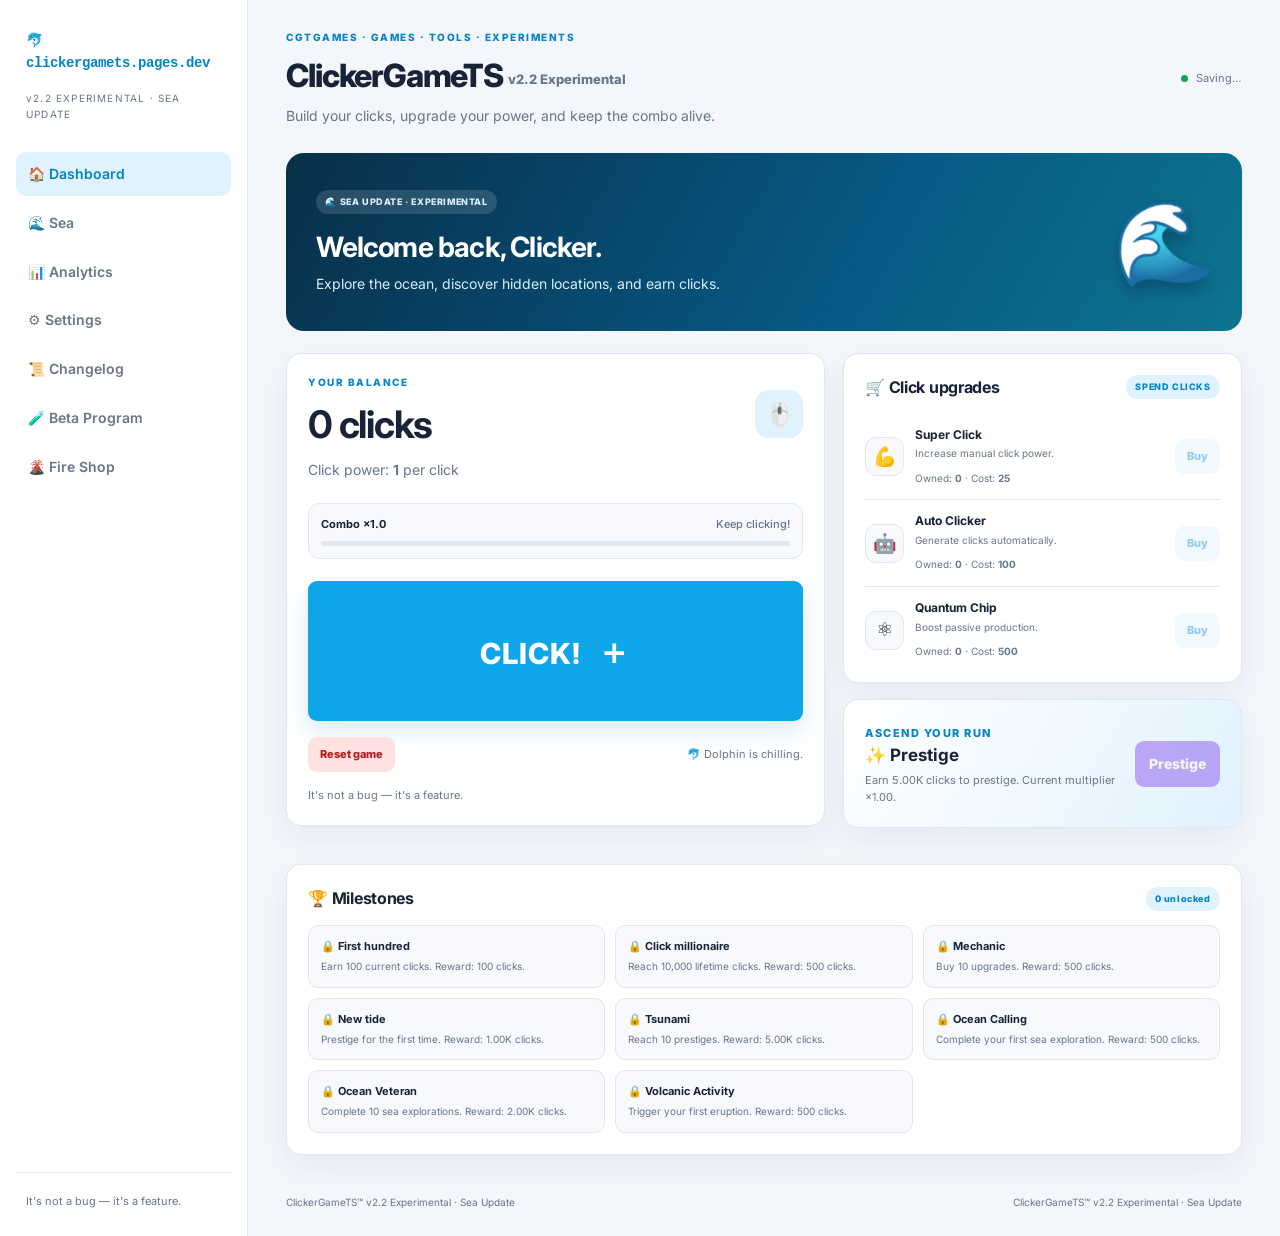
<file: index.html>
<!doctype html>
<html lang="en">
<head>
  <meta charset="utf-8">
  <meta name="viewport" content="width=device-width, initial-scale=1">
  <meta name="theme-color" content="#080d19">
  <meta name="description" content="ClickerGameTS v2.2 Experimental — Sea Update">
  <title>ClickerGameTS v2.2 Experimental — Sea Update</title>
  <link rel="stylesheet" href="style.css">
  <script src="script.js" defer></script>
    
    <link rel="stylesheet" href="./changelog.css?v=2.0.1">
</head>
<body>
<div class="app-container">
  <aside class="sidebar-menu">
    <div class="menu-logo">🐬 clickergamets.pages.dev</div>
    <div class="sidebar-version">v2.2 EXPERIMENTAL · SEA UPDATE</div>
    <nav aria-label="Main navigation">
      <ul class="menu-links">
        <li><a class="nav-link active-link" href="#dashboard" data-page="dashboard">🏠 Dashboard</a></li>
        <li><a class="nav-link" href="#sea" data-page="sea">🌊 Sea</a></li>
        <li><a class="nav-link" href="#analytics" data-page="analytics">📊 Analytics</a></li>
        <li><a class="nav-link" href="#settings" data-page="settings">⚙️ Settings</a></li>
        <li><a class="nav-link" href="#changelog" data-page="changelog">📜 Changelog</a></li>
        <li>
          <a class="nav-link" href="beta.html">
            🧪 Beta Program
          </a>
        </li>
      </ul>
    </nav>
    <div class="sidebar-footer">It's not a bug — it's a feature.</div>
  </aside>

  <main class="main-content">
    <header class="topbar">
      <div>
        <p class="eyebrow">CGTGAMES · GAMES · TOOLS · EXPERIMENTS</p>
        <h1 id="page-title">ClickerGameTS <span>v2.2 Experimental</span></h1>
        <p class="subtitle" id="page-subtitle">The Sea Update — click, explore, and discover.</p>
      </div>
      <div class="topbar-status"><span class="status-dot"></span><span id="save-status" role="status">All progress saved</span></div>
    </header>

    <section class="page active-page" id="page-dashboard" data-title="Dashboard" data-subtitle="Build your clicks, upgrade your power, and keep the combo alive.">
      <div class="hero-banner">
        <div><span class="pill">🌊 SEA UPDATE · EXPERIMENTAL</span><h2 id="welcome-banner">Welcome back, clicker.</h2><p>Your clicks fuel a new adventure. Explore the Sea Update!</p></div>
        <div class="hero-emoji" aria-hidden="true">🌊</div>
      </div>
      <div class="game-grid">
        <section class="dashboard-card clicker-card">
          <div class="card-heading"><div><p class="eyebrow">YOUR BALANCE</p><h2><span id="counter-display">0</span> clicks</h2></div><span class="balance-icon">🖱️</span></div>
          <p class="muted">Click power: <strong id="power-display">1</strong> per click</p>
          <div class="combo-panel"><div class="combo-line"><span id="combo-display">Combo ×1.0</span><span id="combo-bonus-text">Keep clicking!</span></div><div class="progress-track"><div id="combo-progress" class="progress-fill"></div></div></div>
          <button id="my-btn" class="primary-button click-button">CLICK! <span>＋</span></button>
          <div class="button-row"><button id="reset-btn" class="danger-button">Reset game</button><span id="dolphin-status" class="muted">🐬 Dolphin is chilling.</span></div>
          <p id="dolphin-message" class="dolphin-message">It's not a bug — it's a feature.</p>
        </section>
        <div class="shop-column">
          <section class="dashboard-card"><div class="section-title"><h2>🛒 Click upgrades</h2><span class="pill">SPEND CLICKS</span></div>
            <article class="upgrade-card"><div class="upgrade-icon">💪</div><div class="upgrade-copy"><h3>Super Click</h3><p>Increase manual click power.</p><small>Owned: <b id="super-owned">0</b> · Cost: <b id="super-cost-text">25</b></small></div><button id="buy-super-click" class="buy-button">Buy</button></article>
            <article class="upgrade-card"><div class="upgrade-icon">🤖</div><div class="upgrade-copy"><h3>Auto Clicker</h3><p>Generate clicks automatically.</p><small>Owned: <b id="auto-owned">0</b> · Cost: <b id="auto-cost-text">100</b></small></div><button id="buy-auto-click" class="buy-button">Buy</button></article>
            <article class="upgrade-card"><div class="upgrade-icon">⚛️</div><div class="upgrade-copy"><h3>Quantum Chip</h3><p>Boost passive production.</p><small>Owned: <b id="chip-owned">0</b> · Cost: <b id="chip-cost-text">500</b></small></div><button id="buy-quantum-chip" class="buy-button">Buy</button></article>
          </section>
          <section class="dashboard-card prestige-card"><div><p class="eyebrow">ASCEND YOUR RUN</p><h2>✨ Prestige</h2><p id="prestige-info" class="muted">Earn a permanent multiplier at 5,000 clicks.</p></div><button id="prestige-btn" class="prestige-button">Prestige</button></section>
        </div>
      </div>
      <section class="dashboard-card"><div class="section-title"><h2>🏆 Milestones</h2><span id="achievement-badge" class="pill">0 unlocked</span></div><div id="milestone-list" class="milestone-grid"></div><div id="achievement-list" class="sr-only"></div></section>
    </section>

    <section class="page" id="page-farm" data-title="Farm" data-subtitle="Buy seeds with clicks, plant open plots, then harvest crops for more clicks.">
      <div class="farm-summary">
        <div class="summary-card"><span>🌱</span><div><small>Available plots</small><strong id="plots-available">4</strong></div></div>
        <div class="summary-card"><span>🌾</span><div><small>Total harvested</small><strong id="crops-harvested">0</strong></div></div>
        <div class="summary-card"><span>💰</span><div><small>Farm earnings</small><strong id="farm-earned">0</strong></div></div>
      </div>
      <div class="farm-layout">
        <section class="dashboard-card"><div class="section-title"><h2>🧺 Seed shop</h2><span class="pill">COSTS CLICKS</span></div><p class="muted">Your regular click balance is the farm currency too.</p><div id="seed-shop" class="seed-shop"></div></section>
        <section class="dashboard-card"><div class="section-title"><h2>🌿 Your fields</h2><span id="farm-level" class="pill">Farm level 1</span></div><p class="muted">Plant a seed in an empty plot. Growth only advances while the game is open.</p><div id="farm-plots" class="farm-plots"></div><div class="farm-upgrades"><h3>Farm improvements</h3><div class="farm-upgrade-row"><div><b>🪴 Extra plot</b><p class="muted">Unlock one more field slot.</p><small>Cost: <span id="plot-cost">2,000</span> clicks</small></div><button id="buy-plot" class="buy-button">Unlock</button></div><div class="farm-upgrade-row"><div><b>💧 Better watering</b><p class="muted">Crops grow 20% faster per upgrade.</p><small>Owned: <span id="water-level">0</span> · Cost: <span id="water-cost">1,500</span></small></div><button id="buy-water" class="buy-button">Upgrade</button></div></div></section>
      </div>
    </section>

    <section class="page" id="page-analytics" data-title="Analytics" data-subtitle="A quick look at your clicker and farming career.">
      <div class="stats-grid">
        <div class="stat-card"><span>🖱️</span><small>Lifetime clicks</small><strong id="total-clicks-stat">0</strong></div>
        <div class="stat-card"><span>🔥</span><small>Best combo</small><strong id="best-combo-stat">0</strong></div>
        <div class="stat-card"><span>🎯</span><small>Critical hits</small><strong id="crit-stat">0</strong></div>
        <div class="stat-card"><span>✨</span><small>Click multiplier</small><strong id="multiplier-stat">×1</strong></div>
        <div class="stat-card"><span>🌾</span><small>Crops harvested</small><strong id="analytics-harvested">0</strong></div>
        <div class="stat-card"><span>🚜</span><small>Total farm earnings</small><strong id="analytics-farm-earned">0</strong></div>
      </div>
      <section class="dashboard-card"><h2>📈 Production overview</h2><p class="muted" id="production-overview">You are just getting started.</p><p class="muted">Passive production: <strong id="passive-rate">0</strong> clicks/sec (approximate).</p></section>
    </section>

    <section class="page" id="page-settings" data-title="Settings" data-subtitle="Personalize the game and manage your local save.">
      <section class="dashboard-card settings-card"><h2>⚙️ Game settings</h2><label class="setting-row"><span><b>Username</b><small>Shown in your welcome message.</small></span><input id="username-input" type="text" maxlength="24" placeholder="Clicker"></label><label class="setting-row"><span><b>Theme</b><small>Switch between light and dark mode.</small></span><button id="theme-toggle-btn" class="buy-button">Toggle theme</button></label><div class="setting-row"><span><b>Save status</b><small>Progress is saved locally in this browser.</small></span><span id="settings-save-status" class="pill">Local save</span></div><div class="setting-row"><span><b>Export save</b><small>Download a backup of your game.</small></span><button id="export-save" class="buy-button">Export JSON</button></div><div class="setting-row"><span><b>Import save</b><small>Restore a previously exported JSON save.</small></span><input id="import-save-file" type="file" accept="application/json,.json"></div><p class="muted">Import replaces this browser's current game progress. Export first if you want a backup.</p></section>
    </section>

    <section class="page" id="page-changelog" data-title="Changelog" data-subtitle="Explore the Sea Update.">
  <div id="changelog-content">
    <p class="muted">Loading version history...</p>
  </div>
</section>

    <footer class="app-footer">ClickerGameTS™ v2.2 Experimental · Sea Update <span>⚠️ This CGT may contain nonsense. Use at your own risk.</span></footer>
  </main>
</div>
<div id="toast-region" class="toast-region" aria-live="polite"></div>
</body>
</html>
</file>
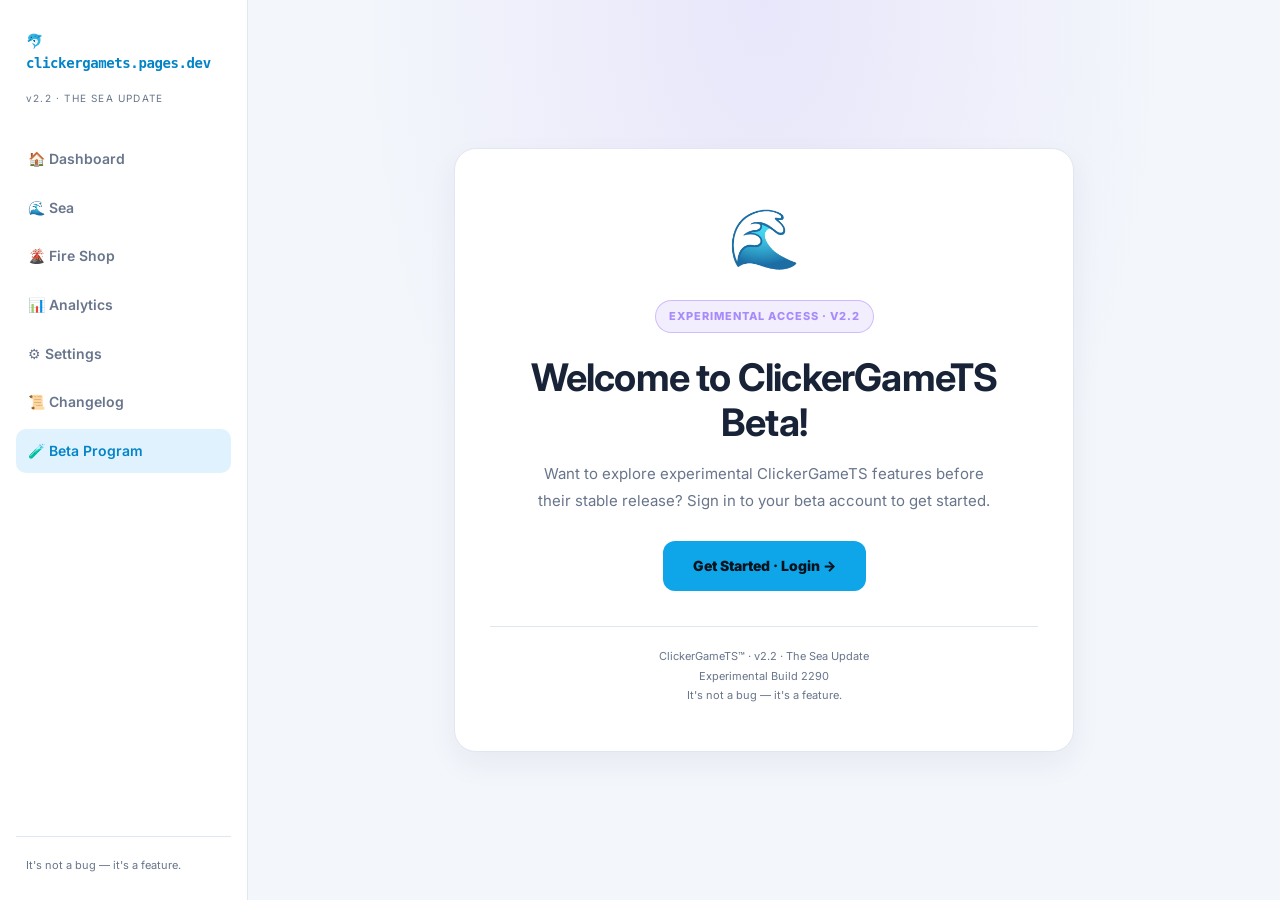
<file: beta.html>
<!doctype html>
<html lang="en">
<head>
    <meta charset="utf-8">
    <meta name="viewport" content="width=device-width, initial-scale=1">
    <meta name="theme-color" content="#080d19">

    <title>ClickerGameTS v2.2 — Beta Program</title>

    <link rel="stylesheet" href="style.css">
    <link rel="stylesheet" href="beta.css">

    <script>
    (() => {
        function applyTheme(theme) {
            document.documentElement.dataset.theme =
                theme === "dark" ? "dark" : "light";
        }

        try {
            applyTheme(localStorage.getItem("app_theme"));
        } catch {
            applyTheme("light");
        }

        window.addEventListener("storage", event => {
            if (event.key === "app_theme") {
                applyTheme(event.newValue);
            }
        });
    })();
    </script>
</head>

<body>
<div class="app-container">

    <aside class="sidebar-menu">

        <div class="menu-logo">
            🐬 clickergamets.pages.dev
        </div>

        <div class="sidebar-version">
            v2.2 · THE SEA UPDATE
        </div>

        <nav aria-label="Main navigation">
            <ul class="menu-links">

                <li>
                    <a class="nav-link" href="index.html#dashboard">
                        🏠 Dashboard
                    </a>
                </li>

                <li>
                    <a class="nav-link" href="index.html#sea">
                        🌊 Sea
                    </a>
                </li>

                <li>
                    <a class="nav-link" href="index.html#fire">
                        🌋 Fire Shop
                    </a>
                </li>

                <li>
                    <a class="nav-link" href="index.html#analytics">
                        📊 Analytics
                    </a>
                </li>

                <li>
                    <a class="nav-link" href="index.html#settings">
                        ⚙️ Settings
                    </a>
                </li>

                <li>
                    <a class="nav-link" href="index.html#changelog">
                        📜 Changelog
                    </a>
                </li>

                <li>
                    <a class="nav-link active-link"
                       href="beta.html"
                       aria-current="page">
                        🧪 Beta Program
                    </a>
                </li>

            </ul>
        </nav>

        <div class="sidebar-footer">
            It's not a bug — it's a feature.
        </div>

    </aside>

    <main class="main-content beta-main">

        <section class="beta-card" aria-labelledby="beta-title">

            <div class="beta-logo" aria-hidden="true">🌊</div>

            <span class="beta-badge">
                EXPERIMENTAL ACCESS · V2.2
            </span>

            <h1 id="beta-title">
                Welcome to ClickerGameTS Beta!
            </h1>

            <p>
                Want to explore experimental ClickerGameTS features
                before their stable release?
                Sign in to your beta account to get started.
            </p>

            <a
                class="beta-login-button"
                href="https://aleemisme.pythonanywhere.com/"
            >
                Get Started · Login →
            </a>

            <footer class="beta-footer">
                ClickerGameTS™ · v2.2 · The Sea Update
                <br>
                Experimental Build 2290
                <br>
                It's not a bug — it's a feature.
            </footer>

        </section>

    </main>

</div>
</body>
</html>
</file>
<file: style.css>
@import url('https://fonts.googleapis.com/css2?family=Inter:wght@400;500;600;700;800&display=swap');
:root{color-scheme:light;--bg:#f3f6fb;--surface:#fff;--surface-alt:#f7f9fc;--text:#182338;--muted:#68758b;--border:#e1e7f0;--accent:#0ea5e9;--accent-strong:#0284c7;--accent-soft:#e0f2fe;--green:#16a34a;--red:#dc2626;--shadow:0 12px 30px rgba(30,48,80,.06)}
[data-theme="dark"]{color-scheme:dark;--bg:#080d19;--surface:#111a2b;--surface-alt:#162238;--text:#e7eefb;--muted:#9aaac3;--border:#26354c;--accent:#38bdf8;--accent-strong:#0ea5e9;--accent-soft:#12334a;--green:#4ade80;--red:#fb7185;--shadow:0 12px 30px rgba(0,0,0,.16)}
*{box-sizing:border-box}html{scroll-behavior:smooth}body{margin:0;background:var(--bg);color:var(--text);font-family:Inter,system-ui,-apple-system,"Segoe UI",sans-serif;font-size:14px;line-height:1.55}button,input{font:inherit}button{cursor:pointer;transition:transform .15s,opacity .15s,background .15s}button:hover:not(:disabled){transform:translateY(-1px)}button:disabled{cursor:not-allowed;opacity:.42}.app-container{min-height:100vh;display:flex}.sidebar-menu{width:248px;flex:0 0 248px;background:var(--surface);border-right:1px solid var(--border);padding:26px 16px;display:flex;flex-direction:column;gap:12px}.menu-logo{font-family:ui-monospace,SFMono-Regular,Consolas,monospace;font-size:14px;font-weight:800;letter-spacing:-.4px;color:var(--accent-strong);padding:5px 10px}.sidebar-version{font-size:10px;letter-spacing:1.2px;color:var(--muted);padding:0 10px 18px}.menu-links{list-style:none;margin:0;padding:0;display:grid;gap:5px}.nav-link{display:block;text-decoration:none;color:var(--muted);font-weight:600;padding:11px 12px;border-radius:10px}.nav-link:hover,.nav-link.active-link{background:var(--accent-soft);color:var(--accent-strong)}.sidebar-footer{margin-top:auto;border-top:1px solid var(--border);padding:20px 10px 0;color:var(--muted);font-size:11px}.main-content{width:calc(100% - 248px);max-width:1500px;margin:0 auto;padding:30px clamp(18px,3vw,44px) 20px}.topbar{display:flex;align-items:center;justify-content:space-between;gap:18px;margin-bottom:26px}.eyebrow{margin:0 0 5px;color:var(--accent-strong);font-size:10px;font-weight:800;letter-spacing:1.5px}.topbar h1{font-size:clamp(23px,3vw,32px);letter-spacing:-1.2px;margin:0;font-weight:800}.topbar h1 span{font-size:13px;color:var(--muted);letter-spacing:0;vertical-align:middle}.subtitle{margin:5px 0 0;color:var(--muted)}.topbar-status{display:flex;align-items:center;gap:8px;color:var(--muted);font-size:11px;white-space:nowrap}.status-dot{width:7px;height:7px;background:var(--green);border-radius:50%}.page{display:none}.page.active-page{display:block;animation:fadein .2s ease}@keyframes fadein{from{opacity:.5;transform:translateY(3px)}to{opacity:1;transform:none}}.hero-banner{background:linear-gradient(120deg,#082f49,#075985 60%,#0e7490);color:#fff;border-radius:18px;padding:27px 30px;display:flex;align-items:center;justify-content:space-between;overflow:hidden;margin-bottom:22px}.hero-banner h2{font-size:clamp(20px,3vw,28px);margin:12px 0 4px;letter-spacing:-.8px}.hero-banner p{margin:0;color:#d8f1ff}.hero-emoji{font-size:80px;filter:drop-shadow(0 8px 8px #06263c66);transform:rotate(-8deg)}.pill{display:inline-flex;align-items:center;background:var(--accent-soft);color:var(--accent-strong);border-radius:999px;padding:5px 9px;font-size:9px;font-weight:800;letter-spacing:.6px}.hero-banner .pill{background:#ffffff22;color:#e0f2fe}.game-grid{display:grid;grid-template-columns:minmax(0,1.15fr) minmax(300px,.85fr);gap:18px;margin-bottom:20px}.dashboard-card{background:var(--surface);border:1px solid var(--border);border-radius:15px;padding:21px;margin-bottom:18px;box-shadow:var(--shadow);min-width:0}.clicker-card{display:flex;flex-direction:column;min-height:410px}.card-heading,.section-title,.combo-line,.button-row{display:flex;align-items:center;justify-content:space-between;gap:12px}.card-heading h2{font-size:clamp(25px,3vw,38px);letter-spacing:-1.3px;margin:0;overflow-wrap:anywhere}.balance-icon{display:grid;place-items:center;width:48px;height:48px;border-radius:14px;background:var(--accent-soft);font-size:22px}.muted{color:var(--muted)}.clicker-card>.muted{margin:5px 0 22px}.combo-panel{background:var(--surface-alt);border:1px solid var(--border);padding:12px;border-radius:11px;margin-bottom:22px}.combo-line{font-size:11px;font-weight:700;margin-bottom:8px}.combo-line span:last-child{color:var(--muted);font-weight:500}.progress-track{height:5px;border-radius:10px;background:var(--border);overflow:hidden}.progress-fill{height:100%;width:0;background:var(--accent);transition:width .15s}.primary-button,.danger-button,.buy-button,.prestige-button{border:0;border-radius:9px;font-weight:800}.primary-button{background:var(--accent);color:#fff}.primary-button:hover{background:var(--accent-strong)}.click-button{min-height:112px;flex:1;font-size:29px;letter-spacing:1px;box-shadow:0 10px 25px #0284c72a;margin-bottom:16px}.click-button span{font-size:35px;margin-left:8px}.button-row{flex-wrap:wrap;font-size:11px}.danger-button{background:#fee2e2;color:#b91c1c;padding:9px 12px}.dolphin-message{font-size:11px;color:var(--muted);margin:15px 0 0}.shop-column .dashboard-card{margin-bottom:16px}.section-title{margin-bottom:14px}.section-title h2,.dashboard-card>h2{font-size:16px;margin:0;letter-spacing:-.3px}.upgrade-card{display:flex;align-items:center;gap:11px;padding:12px 0;border-bottom:1px solid var(--border)}.upgrade-card:last-child{border-bottom:0;padding-bottom:0}.upgrade-icon{width:39px;height:39px;display:grid;place-items:center;flex-shrink:0;background:var(--surface-alt);border:1px solid var(--border);border-radius:11px;font-size:19px}.upgrade-copy{flex:1;min-width:0}.upgrade-copy h3{font-size:12px;margin:0 0 2px}.upgrade-copy p{font-size:10px;color:var(--muted);margin:0 0 4px}.upgrade-copy small{font-size:10px;color:var(--muted)}.buy-button{background:var(--accent-soft);color:var(--accent-strong);padding:9px 12px;font-size:11px;white-space:nowrap}.prestige-card{display:flex;align-items:center;justify-content:space-between;gap:15px;background:linear-gradient(120deg,var(--surface),var(--accent-soft))}.prestige-card h2{margin:0;font-size:17px}.prestige-card p{margin:4px 0 0;font-size:11px}.prestige-button{background:#7c3aed;color:white;padding:12px 14px;white-space:nowrap}.milestone-grid{display:grid;grid-template-columns:repeat(3,minmax(0,1fr));gap:10px}.milestone-item{border:1px solid var(--border);background:var(--surface-alt);border-radius:10px;padding:12px}.milestone-item.unlocked{border-color:#22c55e88;background:color-mix(in srgb,var(--green) 8%,var(--surface))}.milestone-item strong{display:block;font-size:11px}.milestone-item p{font-size:10px;color:var(--muted);margin:4px 0 0}.stats-grid{display:grid;grid-template-columns:repeat(3,minmax(0,1fr));gap:14px;margin-bottom:18px}.stat-card,.summary-card{background:var(--surface);border:1px solid var(--border);border-radius:14px;padding:18px;box-shadow:var(--shadow)}.stat-card>span{font-size:21px;display:block;margin-bottom:12px}.stat-card small,.summary-card small{display:block;color:var(--muted);font-size:11px}.stat-card strong,.summary-card strong{display:block;font-size:23px;letter-spacing:-.6px;overflow-wrap:anywhere}.farm-summary{display:grid;grid-template-columns:repeat(3,minmax(0,1fr));gap:13px;margin-bottom:18px}.summary-card{display:flex;align-items:center;gap:13px}.summary-card>span{font-size:26px}.farm-layout{display:grid;grid-template-columns:minmax(250px,.75fr) minmax(0,1.25fr);gap:18px}.seed-shop{display:grid;gap:10px}.seed-item{display:flex;align-items:center;gap:10px;border:1px solid var(--border);border-radius:12px;padding:12px;background:var(--surface-alt)}.seed-emoji{font-size:26px}.seed-info{flex:1;min-width:0}.seed-info strong{display:block;font-size:12px}.seed-info small{color:var(--muted);font-size:10px}.seed-item button{flex-shrink:0}.farm-plots{display:grid;grid-template-columns:repeat(2,minmax(0,1fr));gap:11px;margin-top:15px}.farm-plot{min-height:155px;border:1px solid #86a878;border-radius:12px;padding:13px;background:linear-gradient(150deg,#edf8df,#d7ebc6);color:#25452b;display:flex;flex-direction:column;align-items:center;justify-content:center;text-align:center;gap:5px;position:relative;overflow:hidden}.farm-plot.empty{background:var(--surface-alt);border-color:var(--border);color:var(--muted)}.farm-plot.locked{background:var(--surface-alt);border-style:dashed;border-color:var(--border);color:var(--muted)}.plot-crop{font-size:34px;line-height:1.2}.farm-plot strong{font-size:12px}.farm-plot small{font-size:10px}.plot-progress{height:5px;width:100%;background:#25452b26;border-radius:10px;overflow:hidden;margin:4px 0}.plot-progress span{display:block;height:100%;background:#4d9c42}.plot-actions{display:flex;gap:6px;margin-top:3px}.plot-actions button{font-size:10px;padding:6px 8px;border:0;border-radius:7px;background:#fff;color:#25452b;font-weight:800}.farm-upgrades{margin-top:20px;border-top:1px solid var(--border);padding-top:16px}.farm-upgrades h3{font-size:13px;margin:0 0 8px}.farm-upgrade-row{display:flex;justify-content:space-between;align-items:center;gap:12px;padding:12px 0;border-bottom:1px solid var(--border)}.farm-upgrade-row:last-child{border-bottom:0}.farm-upgrade-row b{font-size:11px}.farm-upgrade-row p{font-size:10px;margin:2px 0}.farm-upgrade-row small{font-size:10px;color:var(--muted)}.settings-card h2{margin-bottom:10px}.setting-row{display:flex;justify-content:space-between;align-items:center;gap:18px;padding:17px 0;border-bottom:1px solid var(--border)}.setting-row>span:first-child{display:grid;gap:3px}.setting-row b{font-size:12px}.setting-row small{font-size:10px;color:var(--muted)}.setting-row input[type=text]{background:var(--surface-alt);color:var(--text);border:1px solid var(--border);border-radius:8px;padding:10px;max-width:220px}.setting-row input[type=file]{max-width:250px;font-size:10px}.changelog h2{margin:12px 0}.changelog ul{padding-left:20px;color:var(--muted)}.changelog li{margin:8px 0}.app-footer{display:flex;justify-content:space-between;gap:12px;flex-wrap:wrap;padding:22px 0 6px;color:var(--muted);font-size:10px}.toast-region{position:fixed;right:18px;bottom:18px;display:grid;gap:8px;z-index:20}.toast{background:var(--text);color:var(--surface);padding:12px 16px;border-radius:10px;box-shadow:var(--shadow);font-size:12px;animation:fadein .2s ease}.sr-only{position:absolute;width:1px;height:1px;padding:0;margin:-1px;overflow:hidden;clip:rect(0,0,0,0);white-space:nowrap;border:0}
@media(max-width:1000px){.sidebar-menu{width:210px;flex-basis:210px}.main-content{width:calc(100% - 210px)}.game-grid,.farm-layout{grid-template-columns:1fr}.shop-column{display:grid;grid-template-columns:1fr 1fr;gap:14px}.shop-column .dashboard-card{margin-bottom:0}.milestone-grid{grid-template-columns:repeat(2,minmax(0,1fr))}}
@media(max-width:700px){.app-container{display:block}.sidebar-menu{width:100%;padding:14px 14px 10px;border-right:0;border-bottom:1px solid var(--border);gap:5px}.menu-logo{padding:2px 4px}.sidebar-version{padding:0 4px 8px}.menu-links{display:flex;overflow-x:auto;gap:5px}.nav-link{padding:8px 10px;white-space:nowrap;font-size:11px}.sidebar-footer{display:none}.main-content{width:100%;padding:20px 14px}.topbar{align-items:flex-start;flex-direction:column}.topbar-status{align-self:flex-start}.shop-column{display:block}.shop-column .dashboard-card{margin-bottom:15px}.hero-banner{padding:20px}.hero-emoji{font-size:56px}.stats-grid{grid-template-columns:repeat(2,minmax(0,1fr))}.farm-summary{grid-template-columns:1fr}.farm-summary .summary-card{padding:13px}.setting-row{align-items:flex-start;flex-direction:column}.setting-row input[type=text],.setting-row input[type=file]{max-width:100%;width:100%}}
@media(max-width:420px){.dashboard-card{padding:15px}.farm-plots,.milestone-grid{grid-template-columns:1fr}.farm-plot{min-height:135px}.card-heading h2{font-size:26px}.app-footer{display:grid}.hero-emoji{font-size:42px}}
@media(prefers-reduced-motion:reduce){*,*::before,*::after{animation-duration:.01ms!important;animation-iteration-count:1!important;scroll-behavior:auto!important;transition-duration:.01ms!important}}

/* v2.1 Volcano Update */
.volcano-banner{background:linear-gradient(120deg,#431407,#9a3412 58%,#c2410c)}
.volcano-track{height:15px;background:var(--border);border-radius:999px;overflow:hidden;border:1px solid var(--border)}
.volcano-track span{display:block;height:100%;width:0;background:linear-gradient(90deg,#f59e0b,#ef4444,#991b1b);border-radius:inherit;transition:width .2s linear}
.volcano-stats{display:grid;grid-template-columns:repeat(3,minmax(0,1fr));gap:12px;margin-top:18px}
.volcano-stats>div{background:var(--surface-alt);border:1px solid var(--border);border-radius:10px;padding:12px}
.volcano-stats small{display:block;color:var(--muted);font-size:10px}
.volcano-stats strong{display:block;margin-top:4px;font-size:19px;overflow-wrap:anywhere}
@media(max-width:520px){.volcano-stats{grid-template-columns:1fr}}
</file>
<file: changelog.css>
/* =========================================
   ClickerGameTS v2.2
   Changelog Stylesheet
   ========================================= */

.changelog-wrapper {
    display: grid;
    grid-template-columns: repeat(2, minmax(0, 1fr));
    gap: 18px;
    align-items: stretch;
}

.changelog-card {
    position: relative;
    overflow: hidden;
    min-width: 0;
    padding: 23px;
    border: 1px solid var(--border);
    border-radius: 18px;
    background: var(--surface);
    color: var(--text);
    box-shadow: var(--shadow);
    transition: transform .2s ease, border-color .2s ease,
                box-shadow .2s ease;
}

.changelog-card:hover {
    transform: translateY(-3px);
    border-color: var(--accent);
}

/* Latest release */
.changelog-card.latest-release {
    grid-column: 1 / -1;
    border: 2px solid #8b5cf6;
    background: linear-gradient(
        135deg,
        var(--surface),
        var(--surface-alt)
    );
}

.changelog-card.latest-release::before {
    content: "🌊 LATEST RELEASE";
    display: inline-flex;
    padding: 6px 11px;
    margin-bottom: 13px;
    border-radius: 999px;
    background: rgba(139, 92, 246, .13);
    color: #a78bfa;
    font-size: 10px;
    font-weight: 850;
    letter-spacing: .7px;
}

.changelog-card h1,
.changelog-card h2 {
    color: var(--text);
    letter-spacing: -.5px;
    line-height: 1.35;
}

.changelog-card h2 {
    margin: 8px 0 12px;
    font-size: 19px;
    font-weight: 850;
}

.changelog-card h3 {
    margin: 18px 0 9px;
    color: var(--text);
    font-size: 14px;
}

.changelog-card p {
    color: var(--muted);
    line-height: 1.7;
}

.changelog-card ul,
.changelog-card .log-items {
    padding-left: 21px;
    color: var(--muted);
}

.changelog-card li {
    margin: 9px 0;
    line-height: 1.65;
}

.changelog-card strong {
    color: var(--text);
}

.log-date {
    display: block;
    margin-bottom: 12px;
    color: var(--muted);
    font-size: 11px;
    font-weight: 700;
}

.log-heading {
    color: var(--text);
}

/* Badges */
.stable-badge,
.beta-badge,
.celebration-badge,
.experimental-badge {
    display: inline-flex;
    align-items: center;
    padding: 5px 10px;
    margin: 3px 5px 8px 0;
    border-radius: 999px;
    font-size: 9px;
    font-weight: 850;
    letter-spacing: .5px;
}

.stable-badge {
    color: var(--green);
    background: color-mix(in srgb, var(--green) 13%, var(--surface));
}

.beta-badge {
    color: #d97706;
    background: color-mix(in srgb, #f59e0b 13%, var(--surface));
}

.celebration-badge {
    color: #9333ea;
    background: color-mix(in srgb, #9333ea 13%, var(--surface));
}

.experimental-badge {
    color: #a78bfa;
    background: color-mix(in srgb, #8b5cf6 15%, var(--surface));
}

/* Historical entries */
.changelog-card:not(.latest-release) {
    border-left: 3px solid var(--accent);
}

@media (max-width: 760px) {
    .changelog-wrapper {
        grid-template-columns: 1fr;
    }

    .changelog-card.latest-release {
        grid-column: auto;
    }

    .changelog-card {
        padding: 17px;
    }
}

@media (prefers-reduced-motion: reduce) {
    .changelog-card {
        transition: none;
    }

    .changelog-card:hover {
        transform: none;
    }
}
</file>
<file: beta.css>
/* =========================================
   ClickerGameTS v2.2
   Beta Program Stylesheet
   ========================================= */

/* Main layout */
.beta-main {
    min-height: 100vh;
    display: flex;
    align-items: center;
    justify-content: center;
    padding: 30px;
    background:
        radial-gradient(
            ellipse at top,
            rgba(139, 92, 246, 0.10),
            transparent 55%
        );
}

/* Beta card */
.beta-card {
    width: 100%;
    max-width: 620px;
    padding: 45px 35px;
    text-align: center;
    background: var(--surface);
    border: 1px solid var(--border);
    border-radius: 22px;
    box-shadow: var(--shadow);
    animation: beta-enter 0.45s ease;
}

/* Logo */
.beta-logo {
    font-size: 58px;
    margin-bottom: 16px;
}

/* Badge */
.beta-badge {
    display: inline-block;
    padding: 7px 13px;
    border: 1px solid rgba(139, 92, 246, 0.35);
    border-radius: 999px;
    color: #a78bfa;
    background: rgba(139, 92, 246, 0.10);
    font-size: 11px;
    font-weight: 800;
    letter-spacing: 1px;
}

/* Heading */
.beta-card h1 {
    margin: 22px 0 14px;
    color: var(--text);
    font-size: clamp(27px, 5vw, 38px);
    line-height: 1.2;
    letter-spacing: -0.8px;
}

/* Description */
.beta-card p {
    max-width: 470px;
    margin: 0 auto;
    color: var(--muted);
    font-size: 15px;
    line-height: 1.8;
}

/* Login button */
.beta-login-button {
    display: inline-block;
    margin-top: 27px;
    padding: 14px 30px;
    border-radius: 12px;
    background: var(--accent);
    color: #06121c;
    font-size: 14px;
    font-weight: 850;
    text-decoration: none;
    transition:
        transform 0.2s ease,
        filter 0.2s ease,
        box-shadow 0.2s ease;
}

.beta-login-button:hover {
    transform: translateY(-3px);
    filter: brightness(1.12);
    box-shadow: 0 8px 25px rgba(56, 189, 248, 0.2);
}

.beta-login-button:focus-visible {
    outline: 3px solid var(--text);
    outline-offset: 4px;
}

/* Footer */
.beta-footer {
    margin-top: 35px;
    padding-top: 20px;
    border-top: 1px solid var(--border);
    color: var(--muted);
    font-size: 11px;
    line-height: 1.8;
}

/* Entry animation */
@keyframes beta-enter {
    from {
        opacity: 0;
        transform: translateY(12px);
    }

    to {
        opacity: 1;
        transform: translateY(0);
    }
}

/* Responsive */
@media (max-width: 760px) {
    .beta-main {
        padding: 20px;
    }

    .beta-card {
        padding: 35px 23px;
    }
}

@media (max-width: 420px) {
    .beta-card h1 {
        font-size: 27px;
    }

    .beta-login-button {
        width: 100%;
        padding: 14px 15px;
    }
}

/* Accessibility */
@media (prefers-reduced-motion: reduce) {
    .beta-card {
        animation: none;
    }

    .beta-login-button {
        transition: none;
    }
}
</file>
